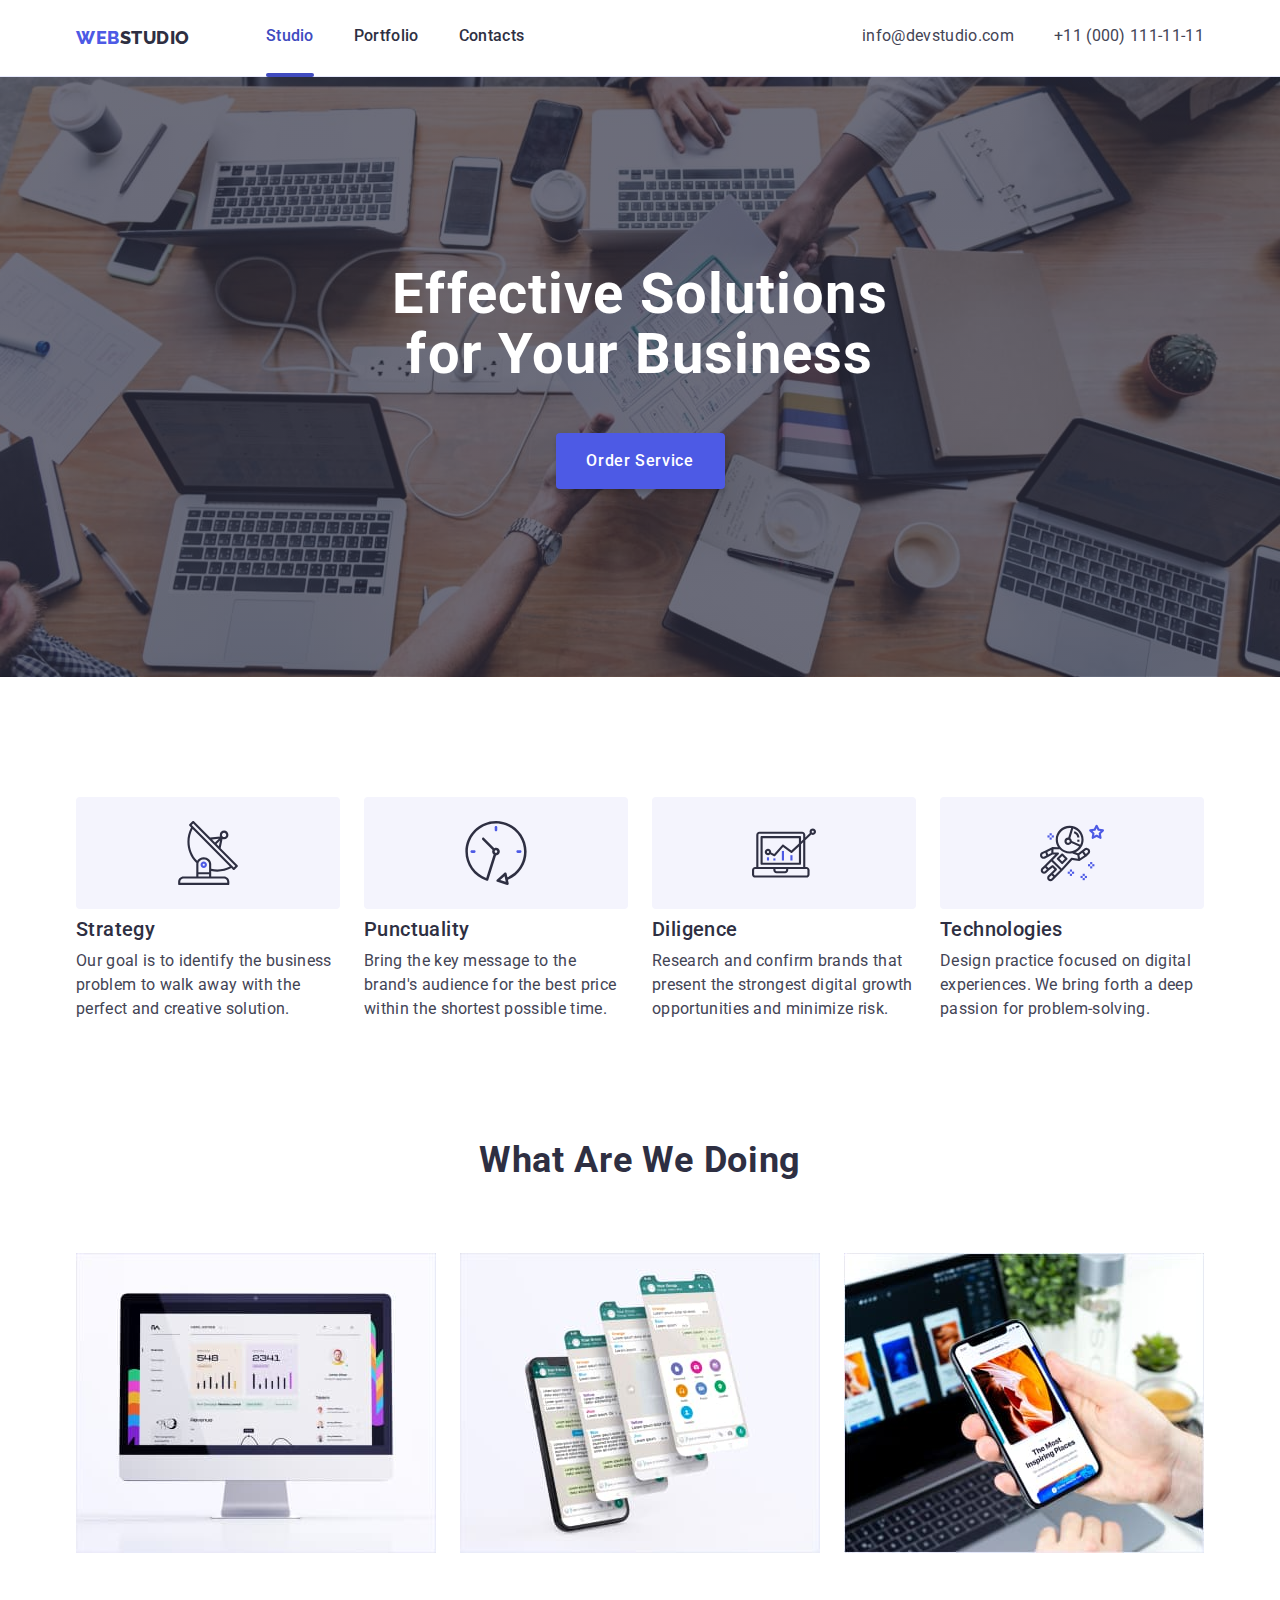
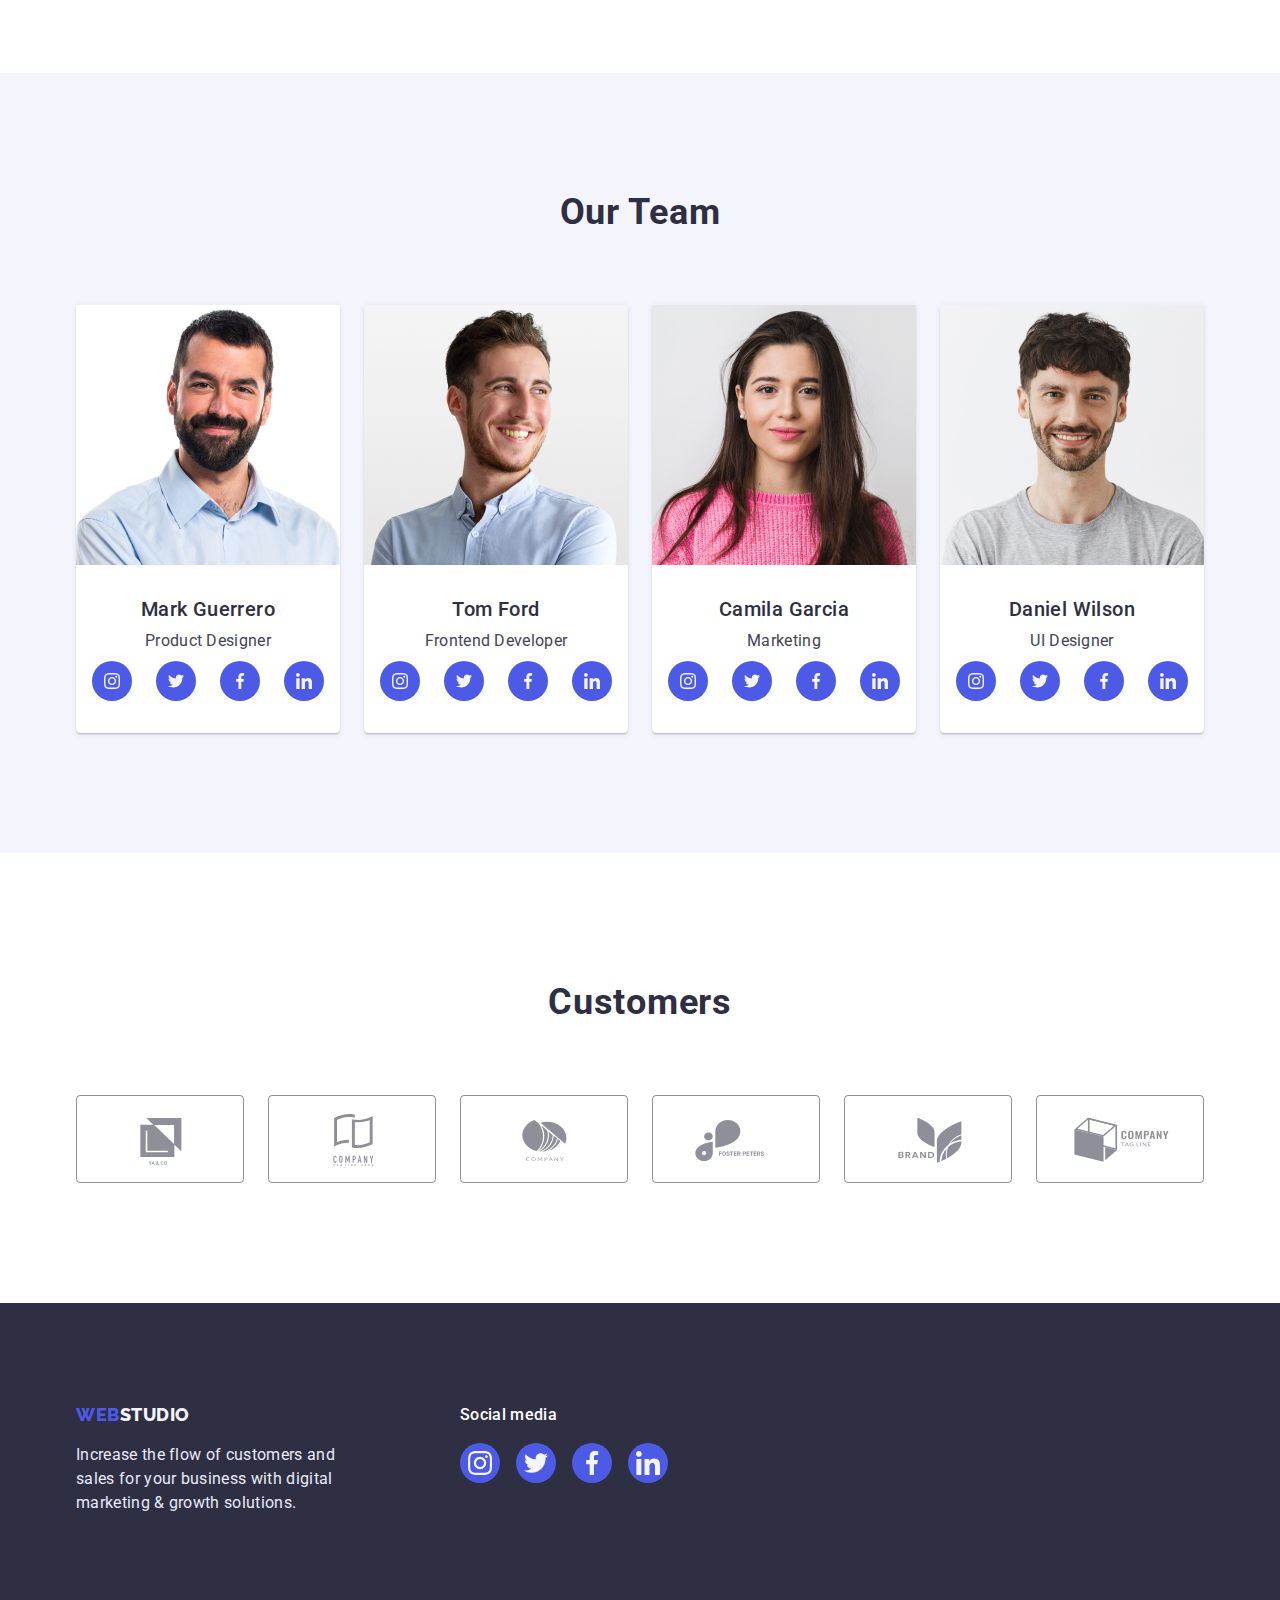
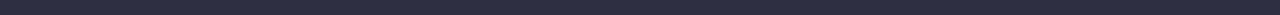
<file: index.html>
<!DOCTYPE html>
<html lang="en">
  <head>
    <meta charset="UTF-8" />
    <meta http-equiv="X-UA-Compatible" content="IE=edge" />
    <meta name="viewport" content="width=device-width, initial-scale=1.0" />
    <title>WebStudio</title>
    <link
      rel="stylesheet"
      href="https://cdn.jsdelivr.net/npm/modern-normalize@1.1.0/modern-normalize.min.css"
    />
    <link rel="preconnect" href="https://fonts.googleapis.com" />
    <link rel="preconnect" href="https://fonts.gstatic.com" crossorigin />
    <link
      href="https://fonts.googleapis.com/css2?family=Raleway:wght@800&family=Roboto:wght@400;500;700;900&display=swap"
      rel="stylesheet"
    />
    <link rel="stylesheet" href="./css/styles.css" />
  </head>
  <body>
    <!-- navigation -->
    <header class="page-header">
      <div class="conteiner header-conteiner">
        <nav class="navigation">
          <a class="logo link" href="./index.html">Web<span>Studio</span></a>

          <ul class="menu list">
            <li class="menu-item">
              <a class="menu-link link selected-page" href="./index.html"
                >Studio</a
              >
            </li>
            <li class="menu-item">
              <a class="menu-link link" href="./portfolio.html">Portfolio</a>
            </li>
            <li class="menu-item">
              <a class="menu-link link" href="">Contacts</a>
            </li>
          </ul>
        </nav>
        <address class="addres-nav">
          <ul class="contact-list list">
            <li class="contact-item">
              <a class="contact-info link" href="mailto:info@devstudio.com"
                >info@devstudio.com</a
              >
            </li>
            <li class="contact-item">
              <a class="contact-info link" href="tel:+110001111111"
                >+11 (000) 111-11-11</a
              >
            </li>
          </ul>
        </address>
      </div>
    </header>

    <main>
      <!-- Hero section -->

      <section class="hero">
        <div class="conteiner hero-bg">
          <h1 class="main-title">Effective Solutions for Your Business</h1>
          <button class="modal-btn" type="button" data-modal-open>
            Order Service
          </button>
        </div>
      </section>

      <!-- Section 1. What are we doing. Text -->
      <section class="strategy">
        <div class="conteiner">
          <!-- hidden comment -->
          <h2 hidden>What are we doing</h2>
          <ul class="strategy-list list">
            <li class="strategy-item">
              <div class="strategy-box">
                <svg class="strategy-icon" width="64px" height="64px">
                  <use href="./images/icons/sprite.svg#antenna"></use>
                </svg>
              </div>
              <h3 class="subtitle">Strategy</h3>
              <p class="description-text">
                Our goal is to identify the business problem to walk away with
                the perfect and creative solution.
              </p>
            </li>
            <li class="strategy-item">
              <div class="strategy-box">
                <svg class="strategy-icon" width="64px" height="64px">
                  <use href="./images/icons/sprite.svg#clock"></use>
                </svg>
              </div>
              <h3 class="subtitle">Punctuality</h3>
              <p class="description-text">
                Bring the key message to the brand's audience for the best price
                within the shortest possible time.
              </p>
            </li>
            <li class="strategy-item">
              <div class="strategy-box">
                <svg class="strategy-icon" width="64px" height="64px">
                  <use href="./images/icons/sprite.svg#diagram"></use>
                </svg>
              </div>
              <h3 class="subtitle">Diligence</h3>
              <p class="description-text">
                Research and confirm brands that present the strongest digital
                growth opportunities and minimize risk.
              </p>
            </li>
            <li class="strategy-item">
              <div class="strategy-box">
                <svg class="strategy-icon" width="64px" height="64px">
                  <use href="./images/icons/sprite.svg#astronaut"></use>
                </svg>
              </div>
              <h3 class="subtitle">Technologies</h3>
              <p class="description-text">
                Design practice focused on digital experiences. We bring forth a
                deep passion for problem-solving.
              </p>
            </li>
          </ul>
        </div>
      </section>

      <!-- Section 2. What are we doing. Image -->
      <section class="illustration">
        <div class="conteiner">
          <h2 class="section-title">What are we doing</h2>
          <ul class="illustration-list list">
            <li class="illustration-item">
              <img
                class="illustration-img"
                src="./images/main-page/section-2/img1.jpg"
                alt="tatistics"
                width="360"
                height="300"
              />
            </li>
            <li class="illustration-item">
              <img
                class="illustration-img"
                src="./images/main-page/section-2/img2.jpg"
                alt="communication"
                width="360"
                height="300"
              />
            </li>
            <li class="illustration-item">
              <img
                class="illustration-img"
                src="./images/main-page/section-2/img3.jpg"
                alt="search for information"
                width="360"
                height="300"
              />
            </li>
          </ul>
        </div>
      </section>

      <!-- Section 3. Team -->
      <section class="team">
        <div class="conteiner">
          <h2 class="section-title">Our Team</h2>
          <ul class="team-list list">
            <li class="team-item">
              <img
                class="team-img"
                src="./images/main-page/section-3/mark-guerrero.jpg"
                alt="photo"
                width="264"
                height="260"
              />
              <div class="team-text">
                <h3 class="subtitle">Mark Guerrero</h3>
                <p class="description-text">Product Designer</p>
                <ul class="social-list list">
                  <li class="social-item">
                    <a href="#" class="social-link">
                      <svg class="social-item-icon" width="16" height="16">
                        <use href="./images/icons/sprite.svg#instagram"></use>
                      </svg>
                    </a>
                  </li>
                  <li class="social-item">
                    <a href="#" class="social-link">
                      <svg class="social-item-icon" width="16" height="16">
                        <use href="./images/icons/sprite.svg#twitter"></use>
                      </svg>
                    </a>
                  </li>
                  <li class="social-item">
                    <a href="#" class="social-link">
                      <svg class="social-item-icon" width="16" height="16">
                        <use href="./images/icons/sprite.svg#facebook"></use>
                      </svg>
                    </a>
                  </li>
                  <li class="social-item">
                    <a href="#" class="social-link">
                      <svg class="social-item-icon" width="16" height="16">
                        <use href="./images/icons/sprite.svg#linkedin"></use>
                      </svg>
                    </a>
                  </li>
                </ul>
              </div>
            </li>

            <li class="team-item">
              <img
                class="team-img"
                src="./images/main-page/section-3/tom-ford.jpg"
                alt="photo"
                width="264"
                height="260"
              />
              <div class="team-text">
                <h3 class="subtitle">Tom Ford</h3>
                <p class="description-text">Frontend Developer</p>
                <ul class="social-list list">
                  <li class="social-item">
                    <a href="#" class="social-link">
                      <svg class="social-item-icon" width="16" height="16">
                        <use href="./images/icons/sprite.svg#instagram"></use>
                      </svg>
                    </a>
                  </li>
                  <li class="social-item">
                    <a href="#" class="social-link">
                      <svg class="social-item-icon" width="16" height="16">
                        <use href="./images/icons/sprite.svg#twitter"></use>
                      </svg>
                    </a>
                  </li>
                  <li class="social-item">
                    <a href="#" class="social-link">
                      <svg class="social-item-icon" width="16" height="16">
                        <use href="./images/icons/sprite.svg#facebook"></use>
                      </svg>
                    </a>
                  </li>
                  <li class="social-item">
                    <a href="#" class="social-link">
                      <svg class="social-item-icon" width="16" height="16">
                        <use href="./images/icons/sprite.svg#linkedin"></use>
                      </svg>
                    </a>
                  </li>
                </ul>
              </div>
            </li>

            <li class="team-item">
              <img
                class="team-img"
                src="./images/main-page/section-3/camila-garcia.jpg"
                alt="photo"
                width="264"
                height="260"
              />
              <div class="team-text">
                <h3 class="subtitle">Camila Garcia</h3>
                <p class="description-text">Marketing</p>
                <ul class="social-list list">
                  <li class="social-item">
                    <a href="#" class="social-link">
                      <svg class="social-item-icon" width="16" height="16">
                        <use href="./images/icons/sprite.svg#instagram"></use>
                      </svg>
                    </a>
                  </li>
                  <li class="social-item">
                    <a href="#" class="social-link">
                      <svg class="social-item-icon" width="16" height="16">
                        <use href="./images/icons/sprite.svg#twitter"></use>
                      </svg>
                    </a>
                  </li>
                  <li class="social-item">
                    <a href="#" class="social-link">
                      <svg class="social-item-icon" width="16" height="16">
                        <use href="./images/icons/sprite.svg#facebook"></use>
                      </svg>
                    </a>
                  </li>
                  <li class="social-item">
                    <a href="#" class="social-link">
                      <svg class="social-item-icon" width="16" height="16">
                        <use href="./images/icons/sprite.svg#linkedin"></use>
                      </svg>
                    </a>
                  </li>
                </ul>
              </div>
            </li>

            <li class="team-item">
              <img
                class="team-img"
                src="./images/main-page/section-3/daniel-wilson.jpg"
                alt="photo"
                width="264"
                height="260"
              />
              <div class="team-text">
                <h3 class="subtitle">Daniel Wilson</h3>
                <p class="description-text">UI Designer</p>
                <ul class="social-list list">
                  <li class="social-item">
                    <a href="#" class="social-link">
                      <svg class="social-item-icon" width="16" height="16">
                        <use href="./images/icons/sprite.svg#instagram"></use>
                      </svg>
                    </a>
                  </li>
                  <li class="social-item">
                    <a href="#" class="social-link">
                      <svg class="social-item-icon" width="16" height="16">
                        <use href="./images/icons/sprite.svg#twitter"></use>
                      </svg>
                    </a>
                  </li>
                  <li class="social-item">
                    <a href="#" class="social-link">
                      <svg class="social-item-icon" width="16" height="16">
                        <use href="./images/icons/sprite.svg#facebook"></use>
                      </svg>
                    </a>
                  </li>
                  <li class="social-item">
                    <a href="#" class="social-link">
                      <svg class="social-item-icon" width="16" height="16">
                        <use href="./images/icons/sprite.svg#linkedin"></use>
                      </svg>
                    </a>
                  </li>
                </ul>
              </div>
            </li>
          </ul>
        </div>
      </section>
      <!-- Customers -->
      <section class="customers">
        <div class="conteiner">
          <h2 class="section-title">Customers</h2>
          <ul class="customers-list list">
            <li class="customers-item">
              <a href="#" class="customers-link link"
                ><svg class="customers-link-icon" width="104" height="56">
                  <use href="./images/icons/sprite.svg#logo"></use>
                </svg>
              </a>
            </li>
            <li class="customers-item">
              <a href="#" class="customers-link link"
                ><svg class="customers-link-icon" width="104" height="56">
                  <use href="./images/icons/sprite.svg#logo-1"></use>
                </svg>
              </a>
            </li>
            <li class="customers-item">
              <a href="#" class="customers-link link"
                ><svg class="customers-link-icon" width="104" height="56">
                  <use href="./images/icons/sprite.svg#logo-2"></use>
                </svg>
              </a>
            </li>
            <li class="customers-item">
              <a href="#" class="customers-link link"
                ><svg class="customers-link-icon" width="104" height="56">
                  <use href="./images/icons/sprite.svg#logo-3"></use>
                </svg>
              </a>
            </li>
            <li class="customers-item">
              <a href="#" class="customers-link link"
                ><svg class="customers-link-icon" width="104" height="56">
                  <use href="./images/icons/sprite.svg#logo-4"></use>
                </svg>
              </a>
            </li>
            <li class="customers-item">
              <a href="#" class="customers-link link"
                ><svg class="customers-link-icon" width="104" height="56">
                  <use href="./images/icons/sprite.svg#logo-5"></use>
                </svg>
              </a>
            </li>
          </ul>
        </div>
      </section>
    </main>

    <!-- Footer -->
    <footer class="footer">
      <div class="conteiner">
        <div class="footer-logo-wrap">
          <a class="logo link" href="./index.html"
            >Web<span class="logo-footer">Studio</span></a
          >
          <p class="footer-text">
            Increase the flow of customers and sales for your business with
            digital marketing & growth solutions.
          </p>
        </div>
        <div class="footer-social-wrap">
          <h4 class="title-h4">Social media</h4>
          <ul class="social-list list">
            <li class="social-item">
              <a href="#" class="social-link">
                <svg class="social-item-icon" width="24" height="24">
                  <use href="./images/icons/sprite.svg#instagram"></use>
                </svg>
              </a>
            </li>
            <li class="social-item">
              <a href="#" class="social-link">
                <svg class="social-item-icon" width="24" height="24">
                  <use href="./images/icons/sprite.svg#twitter"></use>
                </svg>
              </a>
            </li>
            <li class="social-item">
              <a href="#" class="social-link">
                <svg class="social-item-icon" width="24" height="24">
                  <use href="./images/icons/sprite.svg#facebook"></use>
                </svg>
              </a>
            </li>
            <li class="social-item">
              <a href="#" class="social-link">
                <svg class="social-item-icon" width="24" height="24">
                  <use href="./images/icons/sprite.svg#linkedin"></use>
                </svg>
              </a>
            </li>
          </ul>
        </div>
      </div>
    </footer>
    <div class="backdrop is-hidden" data-modal>
      <div class="modal">
        <button type="button" class="madal-close-btn" data-modal-close>
          <svg class="modal-close-btn-icon" width="8" height="8">
            <use href="./images/icons/sprite.svg#close-modal"></use>
          </svg>
        </button>
      </div>
    </div>
    <script src="./js/modal.js"></script>
  </body>
</html>
</file>
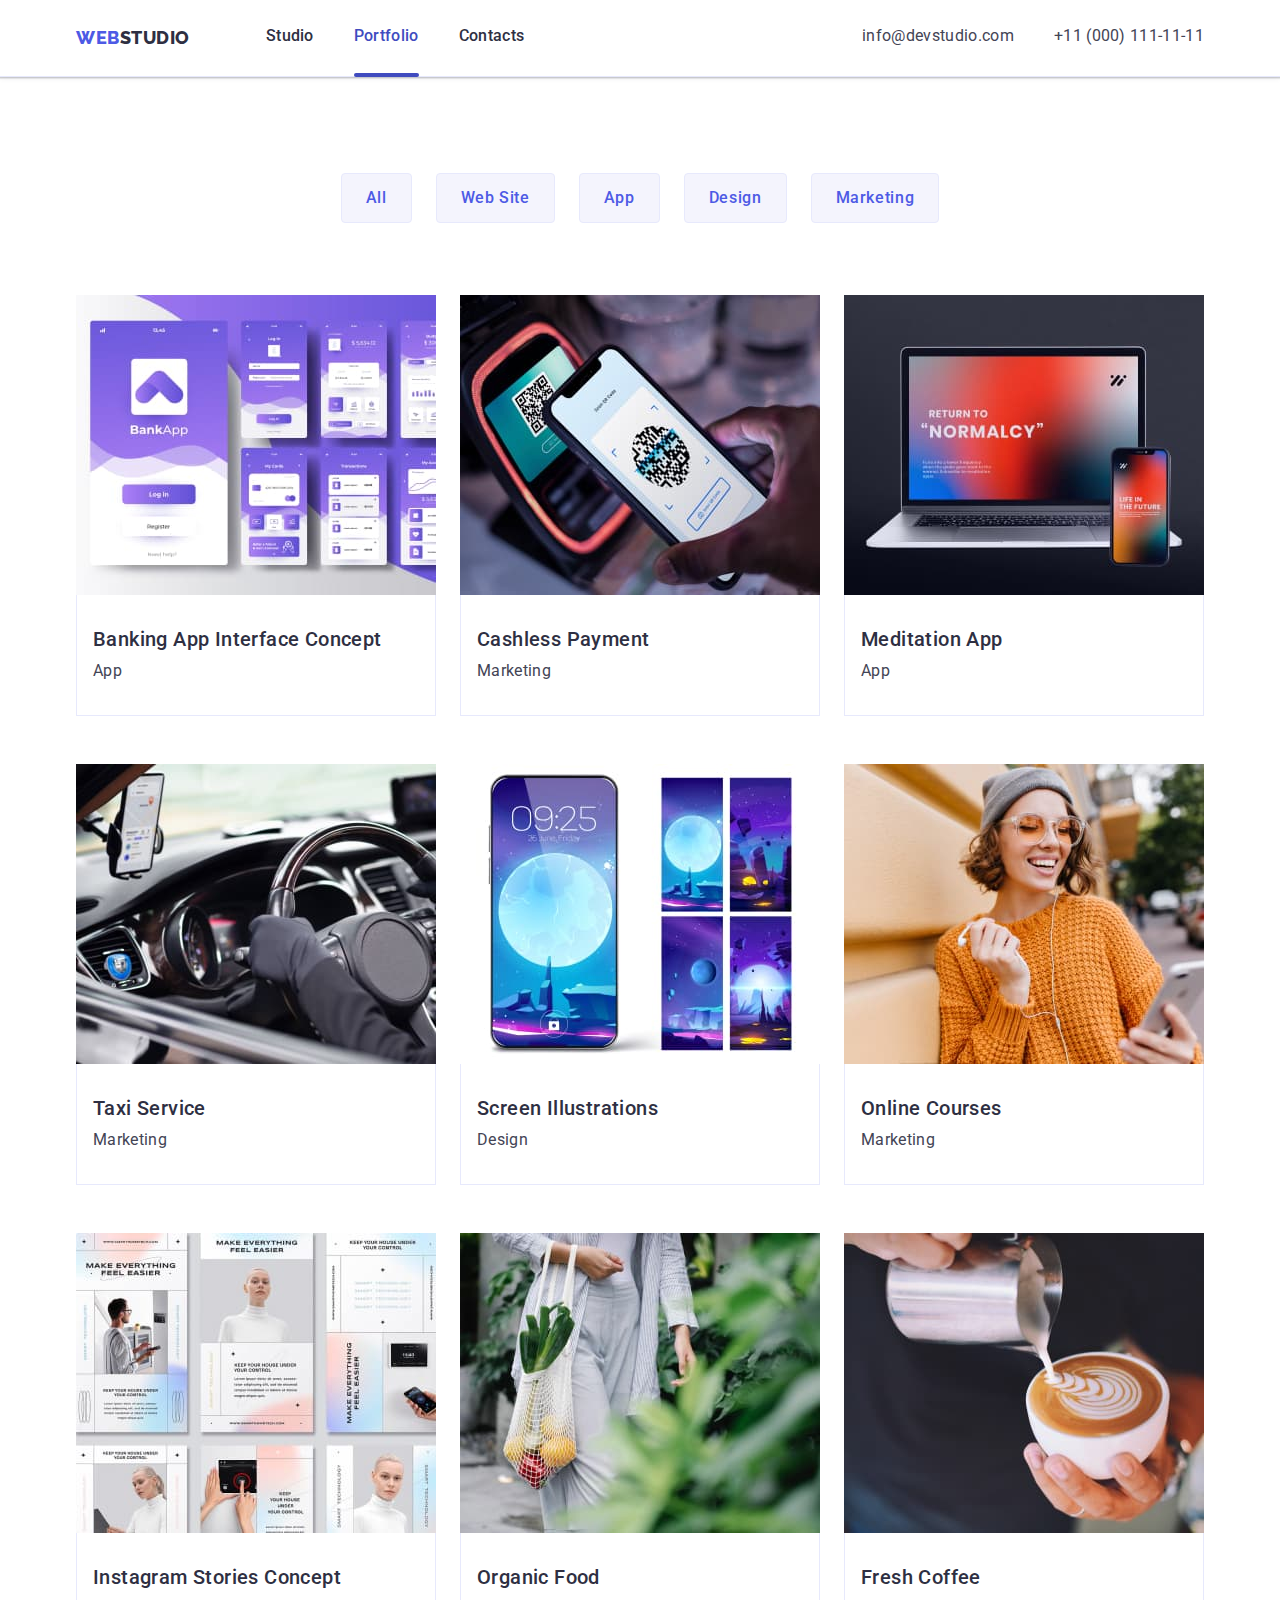
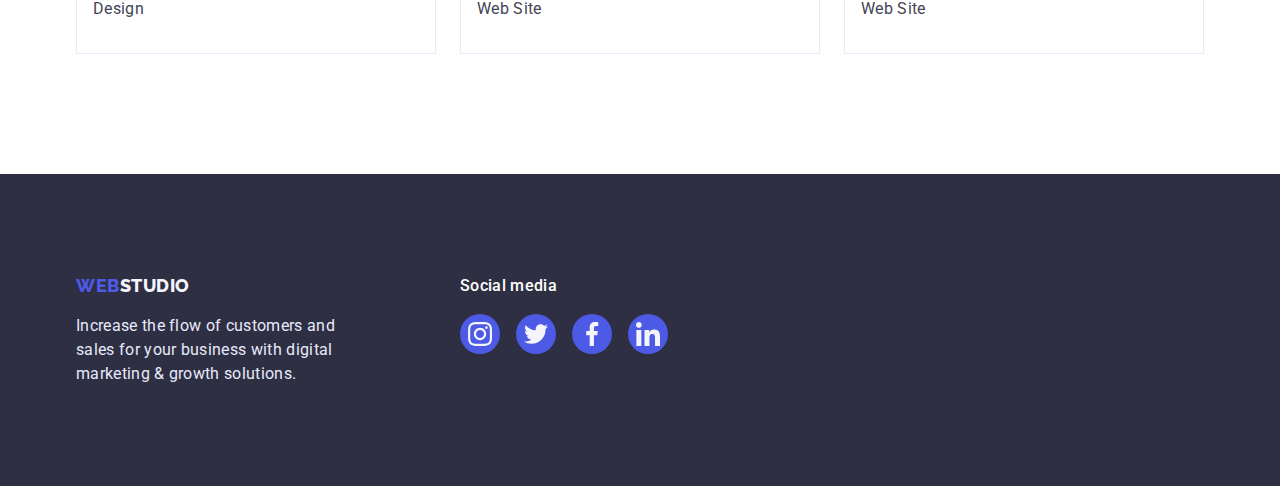
<file: portfolio.html>
<!DOCTYPE html>
<html lang="en">
  <head>
    <meta charset="UTF-8" />
    <meta http-equiv="X-UA-Compatible" content="IE=edge" />
    <meta name="viewport" content="width=device-width, initial-scale=1.0" />
    <title>WebStudio</title>
    <link
      rel="stylesheet"
      href="https://cdn.jsdelivr.net/npm/modern-normalize@1.1.0/modern-normalize.min.css"
    />
    <link rel="preconnect" href="https://fonts.googleapis.com" />
    <link rel="preconnect" href="https://fonts.gstatic.com" crossorigin />
    <link
      href="https://fonts.googleapis.com/css2?family=Raleway:wght@800&family=Roboto:wght@400;500;700;900&display=swap"
      rel="stylesheet"
    />
    <link rel="stylesheet" href="./css/styles.css" />
  </head>
  <body>
    <!-- navigation -->
    <header class="page-header">
      <div class="conteiner header-conteiner">
        <nav class="navigation">
          <a class="logo link" href="./index.html">Web<span>Studio</span></a>

          <ul class="menu list">
            <li class="menu-item">
              <a class="menu-link link" href="./index.html">Studio</a>
            </li>
            <li class="menu-item">
              <a class="menu-link link selected-page" href="./portfolio.html"
                >Portfolio</a
              >
            </li>
            <li class="menu-item">
              <a class="menu-link link" href="">Contacts</a>
            </li>
          </ul>
        </nav>
        <address class="addres-nav">
          <ul class="contact-list list">
            <li class="contact-item">
              <a class="contact-info link" href="mailto:info@devstudio.com"
                >info@devstudio.com</a
              >
            </li>
            <li class="contact-item">
              <a class="contact-info link" href="tel:+110001111111"
                >+11 (000) 111-11-11</a
              >
            </li>
          </ul>
        </address>
      </div>
    </header>

    <!-- main content -->
    <main>
      <section class="examples">
        <div class="conteiner">
          <!-- Hidden comment -->
          <h1 hidden>Work examples</h1>
          <!-- Filter BTN -->
          <ul class="filter-list list">
            <li class="filter-item">
              <button class="filter-btn" type="button">All</button>
            </li>
            <li class="filter-item">
              <button class="filter-btn" type="button">Web Site</button>
            </li>
            <li class="filter-item">
              <button class="filter-btn" type="button">App</button>
            </li>
            <li class="filter-item">
              <button class="filter-btn" type="button">Design</button>
            </li>
            <li class="filter-item">
              <button class="filter-btn" type="button">Marketing</button>
            </li>
          </ul>
          <!-- projects -->
          <ul class="projects-list list">
            <li class="projects-item">
              <a class="projects-link link" href="">
                <div class="projects-thumb">
                  <img
                    class="projects-img"
                    src="./images/portfolio/banking-app.jpg"
                    alt="Banking App Interface Concept"
                    width="360"
                    height="300"
                  />

                  <p class="overlay">
                    14 Stylish and User-Friendly App Design Concepts · Task
                    Manager App · Calorie Tracker App · Exotic Fruit Ecommerce
                    App · Cloud Storage App
                  </p>
                </div>
                <div class="projects-text">
                  <h2 class="subtitle">Banking App Interface Concept</h2>
                  <p class="description-text">App</p>
                </div>
              </a>
            </li>
            <li class="projects-item">
              <a class="projects-link link" href="">
                <div class="projects-thumb">
                  <img
                    class="projects-img"
                    src="./images/portfolio/cashless-payment.jpg"
                    alt="Cashless Payment"
                    width="360"
                    height="300"
                  />
                  <p class="overlay">
                    14 Stylish and User-Friendly App Design Concepts · Task
                    Manager App · Calorie Tracker App · Exotic Fruit Ecommerce
                    App · Cloud Storage App
                  </p>
                </div>
                <div class="projects-text">
                  <h2 class="subtitle">Cashless Payment</h2>
                  <p class="description-text">Marketing</p>
                </div>
              </a>
            </li>
            <li class="projects-item">
              <a class="projects-link link" href="">
                <div class="projects-thumb">
                  <img
                    class="projects-img"
                    src="./images/portfolio/meditaion-app.jpg"
                    alt="Meditaion App"
                    width="360"
                    height="300"
                  />
                  <p class="overlay">
                    14 Stylish and User-Friendly App Design Concepts · Task
                    Manager App · Calorie Tracker App · Exotic Fruit Ecommerce
                    App · Cloud Storage App
                  </p>
                </div>
                <div class="projects-text">
                  <h2 class="subtitle">Meditation App</h2>
                  <p class="description-text">App</p>
                </div>
              </a>
            </li>
            <li class="projects-item">
              <a class="projects-link link" href="">
                <div class="projects-thumb">
                  <img
                    class="projects-img"
                    src="./images/portfolio/taxi-service.jpg"
                    alt="Taxi Service"
                    width="360"
                    height="300"
                  />
                  <p class="overlay">
                    14 Stylish and User-Friendly App Design Concepts · Task
                    Manager App · Calorie Tracker App · Exotic Fruit Ecommerce
                    App · Cloud Storage App
                  </p>
                </div>
                <div class="projects-text">
                  <h2 class="subtitle">Taxi Service</h2>
                  <p class="description-text">Marketing</p>
                </div>
              </a>
            </li>
            <li class="projects-item">
              <a class="projects-link link" href="">
                <div class="projects-thumb">
                  <img
                    class="projects-img"
                    src="./images/portfolio/screen-illustrations.jpg"
                    alt="Screen Illustrations"
                    width="360"
                    height="300"
                  />
                  <p class="overlay">
                    14 Stylish and User-Friendly App Design Concepts · Task
                    Manager App · Calorie Tracker App · Exotic Fruit Ecommerce
                    App · Cloud Storage App
                  </p>
                </div>
                <div class="projects-text">
                  <h2 class="subtitle">Screen Illustrations</h2>
                  <p class="description-text">Design</p>
                </div>
              </a>
            </li>
            <li class="projects-item">
              <a class="projects-link link" href="">
                <div class="projects-thumb">
                  <img
                    class="projects-img"
                    src="./images/portfolio/online-courses.jpg"
                    alt="Online Courses"
                    width="360"
                    height="300"
                  />
                  <p class="overlay">
                    14 Stylish and User-Friendly App Design Concepts · Task
                    Manager App · Calorie Tracker App · Exotic Fruit Ecommerce
                    App · Cloud Storage App
                  </p>
                </div>
                <div class="projects-text">
                  <h2 class="subtitle">Online Courses</h2>
                  <p class="description-text">Marketing</p>
                </div>
              </a>
            </li>
            <li class="projects-item">
              <a class="projects-link link" href="">
                <div class="projects-thumb">
                  <img
                    class="projects-img"
                    src="./images/portfolio/instagrams-stories-concept.jpg"
                    alt="Instagram Stories Concept"
                    width="360"
                    height="300"
                  />
                  <p class="overlay">
                    14 Stylish and User-Friendly App Design Concepts · Task
                    Manager App · Calorie Tracker App · Exotic Fruit Ecommerce
                    App · Cloud Storage App
                  </p>
                </div>
                <div class="projects-text">
                  <h2 class="subtitle">Instagram Stories Concept</h2>
                  <p class="description-text">Design</p>
                </div>
              </a>
            </li>
            <li class="projects-item">
              <a class="projects-link link" href="">
                <div class="projects-thumb">
                  <img
                    class="projects-img"
                    src="./images/portfolio/organic-food.jpg"
                    alt="Organic Food"
                    width="360"
                    height="300"
                  />
                  <p class="overlay">
                    14 Stylish and User-Friendly App Design Concepts · Task
                    Manager App · Calorie Tracker App · Exotic Fruit Ecommerce
                    App · Cloud Storage App
                  </p>
                </div>
                <div class="projects-text">
                  <h2 class="subtitle">Organic Food</h2>
                  <p class="description-text">Web Site</p>
                </div>
              </a>
            </li>
            <li class="projects-item">
              <a class="projects-link link" href="">
                <div class="projects-thumb">
                  <img
                    class="projects-img"
                    src="./images/portfolio/fresh-coffee.jpg"
                    alt="Fresh Coffee"
                    width="360"
                    height="300"
                  />
                  <p class="overlay">
                    14 Stylish and User-Friendly App Design Concepts · Task
                    Manager App · Calorie Tracker App · Exotic Fruit Ecommerce
                    App · Cloud Storage App
                  </p>
                </div>

                <div class="projects-text">
                  <h2 class="subtitle">Fresh Coffee</h2>
                  <p class="description-text">Web Site</p>
                </div>
              </a>
            </li>
          </ul>
        </div>
      </section>
    </main>

    <!-- Footer -->
    <footer class="footer">
      <div class="conteiner">
        <div class="footer-logo-wrap">
          <a class="logo link" href="./index.html"
            >Web<span class="logo-footer">Studio</span></a
          >
          <p class="footer-text">
            Increase the flow of customers and sales for your business with
            digital marketing & growth solutions.
          </p>
        </div>
        <div class="footer-social-wrap">
          <h4 class="title-h4">Social media</h4>
          <ul class="social-list list">
            <li class="social-item">
              <a href="#" class="social-link">
                <svg class="social-item-icon" width="24" height="24">
                  <use href="./images/icons/sprite.svg#instagram"></use>
                </svg>
              </a>
            </li>
            <li class="social-item">
              <a href="#" class="social-link">
                <svg class="social-item-icon" width="24" height="24">
                  <use href="./images/icons/sprite.svg#twitter"></use>
                </svg>
              </a>
            </li>
            <li class="social-item">
              <a href="#" class="social-link">
                <svg class="social-item-icon" width="24" height="24">
                  <use href="./images/icons/sprite.svg#facebook"></use>
                </svg>
              </a>
            </li>
            <li class="social-item">
              <a href="#" class="social-link">
                <svg class="social-item-icon" width="24" height="24">
                  <use href="./images/icons/sprite.svg#linkedin"></use>
                </svg>
              </a>
            </li>
          </ul>
        </div>
      </div>
    </footer>
  </body>
</html>
</file>
<file: css/styles.css>
:root {
  --body-text: #434455;
  --title-text: #2e2f42;
  --brand-color: #4d5ae5;
  --focus-color: #404bbf;
  --white: #ffffff;
  --background: #f4f4fd;
  --footer-text: #e7e9fc;
  --duration: 250ms cubic-bezier(0.4, 0, 0.2, 1);
}

h1,
h2,
h3,
h4,
p {
  margin-top: 0;
  margin-bottom: 0;
}
ul {
  margin-top: 0;
  margin-bottom: 0;
  margin-left: 0;
}
img {
  display: block;
}
address {
  font-style: normal;
}
button {
  cursor: pointer;
}

.list {
  list-style: none;
  padding: 0;
  margin: 0;
}
.link {
  text-decoration: none;
}
body {
  font-family: 'Roboto', sans-serif;
  font-weight: 500;
  color: var(--body-text);
  letter-spacing: 0.02em;
  background-color: var(--white);
}

/* ========== COMPONENTS ========== */
.logo {
  font-family: 'Raleway', sans-serif;
  font-weight: 800;
  font-size: 18px;
  line-height: 1.33;
  display: flex;
  align-items: center;
  letter-spacing: 0.03em;
  text-transform: uppercase;
  color: var(--brand-color);
  margin-right: 76px;
}
.logo > span {
  color: var(--title-text);
}
.footer span {
  color: var(--background);
}
.section-title {
  font-size: 36px;
  line-height: 1.11;
  text-align: center;
  text-transform: capitalize;
  letter-spacing: 0.02em;
  color: var(--title-text);
}
.subtitle {
  font-weight: inherit;
  font-size: 20px;
  line-height: 1.2;
  letter-spacing: 0.02em;
  color: var(--title-text);
}
.description-text {
  font-weight: 400;
  font-size: 16px;
  line-height: 1.5;
  color: var(--body-text);
}

.conteiner {
  width: 1158px;
  padding-left: 15px;
  padding-right: 15px;
  margin: 0 auto;
}
.illustration .section-title,
.team .section-title,
.customers .section-title {
  margin-bottom: 72px;
}

.team-text > .subtitle,
.projects-text > .subtitle,
.strategy-item > .subtitle {
  margin-bottom: 8px;
}

/* ========== /COMPONENTS ========== */
/* ========== NAVIGATION ========== */
.page-header {
  padding-top: 24px;
  padding-bottom: 24px;
  border-bottom: 1px solid var(--footer-text);
  box-shadow: 0px 2px 1px rgba(46, 47, 66, 0.08),
    0px 1px 1px rgba(46, 47, 66, 0.16), 0px 1px 6px rgba(46, 47, 66, 0.08);
}
.navigation {
  display: flex;
  align-items: center;
  margin-right: auto;
}

.menu-link {
  transition: color var(--duration);
  font-size: 16px;
  line-height: 1.5;
  color: var(--title-text);
}
.menu-link:hover,
.menu-link:focus {
  color: var(--focus-color);
}
.selected-page {
  color: var(--focus-color);
}
.selected-page::after {
  content: ' ';
  height: 4px;
  background: #404bbf;
  border-radius: 2px;
  display: block;
  position: relative;
  top: 25px;
}

.menu {
  display: flex;
  gap: 40px;
}
.contact-list {
  display: flex;
  gap: 40px;
}
.contact-info {
  transition: color var(--duration);
  font-weight: 400;
  font-size: 16px;
  line-height: 1.5;

  color: var(--body-text);
}
.contact-info:hover,
.contact-info:focus {
  color: var(--focus-color);
}
.header-conteiner {
  display: flex;
}

/* ========== /NAVIGATION ========== */
/* ========== Hero section ========== */
.hero {
  background-color: var(--title-text);
  max-width: 1440px;
  margin: 0 auto;

  background-image: linear-gradient(
      rgba(46, 47, 66, 0.7),
      rgba(46, 47, 66, 0.7)
    ),
    url(../images/hero/bg-hero.jpg);
  background-repeat: no-repeat;
  background-position: center;
  background-size: cover;
  padding-top: 188px;
  padding-bottom: 188px;
}

.main-title {
  font-weight: 700;
  font-size: 56px;
  line-height: 1.07;
  text-align: center;
  letter-spacing: 0.02em;
  color: var(--white);

  max-width: 496px;
  margin: 0 auto;
  margin-bottom: 48px;
}
.modal-btn {
  transition: background-color var(--duration);
  border-radius: 4px;
  border: 0;
  min-width: 169px;
  height: 56px;
  margin: 0 auto;
  font-family: 'Roboto', sans-serif;
  font-weight: inherit;
  font-size: 16px;
  line-height: 1.5;
  text-align: center;
  display: block;
  align-items: center;
  letter-spacing: 0.04em;
  color: var(--white);
  background: var(--brand-color);
  box-shadow: 0px 4px 4px rgba(0, 0, 0, 0.15);
}
.modal-btn:hover,
.modal-btn:focus {
  background-color: var(--focus-color);
}

/* ========== /Hero section ========== */
/* ========== Section 1. What are we doing. Text ========== */
.strategy {
  padding-top: 120px;
  padding-bottom: 120px;
}
.strategy-list,
.illustration-list,
.team-list {
  display: flex;
  gap: 24px;
}
.strategy-icon {
}
.strategy-box {
  display: flex;
  justify-content: center;
  align-items: center;
  width: 264px;
  height: 112px;
  background: #f4f4fd;
  border-radius: 4px;
  margin-bottom: 8px;
}

/* ========== /Section 1. What are we doing. Text ========== */
/* ========== Section 2. What are we doing. Image ========== */
.illustration {
  padding-bottom: 120px;
}

/* ========== /Section 2. What are we doing. Image ========== */
/* ========== Section 3. Team ========== */
.team {
  padding-top: 120px;
  padding-bottom: 120px;
  background-color: var(--background);
}
.team-item {
  width: calc((100% - 72px) / 4);
  background: var(--white);
  box-shadow: 0px 1px 6px rgba(46, 47, 66, 0.08),
    0px 1px 1px rgba(46, 47, 66, 0.16), 0px 2px 1px rgba(46, 47, 66, 0.08);
  border-radius: 0px 0px 4px 4px;
}
.team-text {
  padding: 32px 16px;
  text-align: center;
}
.team-text > .description-text {
  margin-bottom: 8px;
}
.social-list {
  display: flex;
  justify-content: center;
  gap: 24px;
}
.social-item {
  display: flex;
  width: 40px;
  height: 40px;
}
.social-link {
  display: flex;
  transition: background-color var(--duration);
  justify-content: center;
  align-items: center;
  width: 100%;
  height: 100%;
  border-radius: 50%;
  background-color: var(--brand-color);
}
.social-link:hover,
.social-link:focus {
  background-color: var(--focus-color);
}

/* ========== /Section 3. Team ========== */

/* ========== Section 4. Customers ========== */
.customers {
  padding-top: 130px;
  padding-bottom: 120px;
}
.customers-list {
  display: flex;
  justify-content: center;
  gap: 24px;
}
.customers-item {
  display: flex;
  width: 168px;
  height: 88px;
}
.customers-link {
  transition: color var(--duration), border-color var(--duration);
  display: flex;
  justify-content: center;
  align-items: center;
  width: 100%;
  height: 100%;
  border: 1px solid #8e8f99;
  border-radius: 4px;
  color: #8e8f99;
}
.customers-link-icon {
  fill: currentColor;
}
.customers-link:hover,
.customers-link:focus {
  color: var(--focus-color);
  border-color: var(--brand-color);
}
/* ========== /Section 4. Customers ========== */

/* ========== Footer ========== */
.footer {
  padding-top: 100px;
  padding-bottom: 100px;
  background: var(--title-text);
}
.footer .conteiner {
  display: flex;
}
.footer-logo-wrap {
  margin-right: 120px;
}
.footer-text {
  max-width: 264px;
  font-weight: 400;
  font-size: 16px;
  line-height: 1.5;
  color: var(--footer-text);
}
.footer .logo {
  margin-bottom: 16px;
}
.title-h4 {
  font-weight: inherit;
  font-size: 16px;
  line-height: 1.5;
  color: var(--white);
  margin-bottom: 16px;
}
.footer-social-wrap .social-list {
  gap: 16px;
}

.footer-social-wrap {
  transition: background-color var(--duration);
}

.footer-social-wrap .social-link:hover,
.footer-social-wrap .social-link:focus {
  background-color: #31d0aa;
}

/* ========== /Footer ========== */

/* --------------------------------------------- portfolio */
.filter-btn {
  transition: color var(--duration), background-color var(--duration),
    border var(--duration), box-shadow var(--duration);
  font-family: 'Roboto', sans-serif;
  font-weight: inherit;
  font-size: 16px;
  line-height: 1.5;
  display: flex;
  align-items: center;
  text-align: center;
  letter-spacing: 0.04em;
  color: var(--brand-color);
  background: var(--background);
  border: 1px solid #e7e9fc;
  border-radius: 4px;
  padding: 12px 24px;
}
.filter-btn:hover,
.filter-btn:focus {
  color: var(--white);
  background-color: var(--focus-color);
  border: var(--focus-color);
  box-shadow: 0px 3px 1px rgba(0, 0, 0, 0.1), 0px 2px 1px rgba(0, 0, 0, 0.08),
    0px 2px 2px rgba(0, 0, 0, 0.12);
}

.examples {
  padding-top: 96px;
  padding-bottom: 120px;
}

.filter-list {
  display: flex;
  gap: 24px;
  justify-content: center;
  margin-bottom: 72px;
}

.projects-list {
  display: flex;
  flex-wrap: wrap;
  row-gap: 48px;
  column-gap: 24px;
}

.projects-item {
  width: calc((100% - 48px) / 3);
  transition: box-shadow var(--duration), border var(--duration);
}
.projects-item:hover,
.projects-item:focus {
  box-shadow: 0px 1px 6px rgba(46, 47, 66, 0.08),
    0px 1px 1px rgba(46, 47, 66, 0.16), 0px 2px 1px rgba(46, 47, 66, 0.08);
  border: var(--background);
}
.projects-link {
  display: block;
}
.projects-thumb {
  position: relative;
  overflow: hidden;
}

.projects-text {
  padding-top: 32px;
  padding-bottom: 32px;
  padding-left: 16px;
  border-right: 1px solid var(--footer-text);
  border-bottom: 1px solid var(--footer-text);
  border-left: 1px solid var(--footer-text);
}

.overlay {
  position: absolute;
  top: 0;
  left: 0;
  width: 100%;
  height: 100%;
  transform: translate(0, 100%);
  transition: transform var(--duration);
  font-weight: 400;
  font-size: 16px;
  line-height: 1.5;
  color: var(--background);
  padding-top: 40px;
  padding-left: 32px;
  padding-bottom: 164px;
  padding-right: 32px;
  background-color: var(--brand-color);
}
.projects-link:hover .overlay,
.projects-link:focus .overlay {
  transform: translate(0, 0);
}
/* ---------------------MODAL WINDOW */

.backdrop {
  position: fixed;
  top: 0;
  left: 0;
  z-index: 100;
  width: 100%;
  height: 100%;
  background-color: rgba(46, 47, 66, 0.4);
  transition: opacity var(--duration), visibility var(--duration);
}
.backdrop.is-hidden {
  opacity: 0;
  visibility: hidden;
  pointer-events: none;
}

.modal {
  position: absolute;
  top: 50%;
  left: 50%;
  transform: translate(-50%, -50%);
  width: 408px;
  height: 576px;
  background-color: #fcfcfc;
  box-shadow: 0px 1px 1px rgba(0, 0, 0, 0.14), 0px 1px 3px rgba(0, 0, 0, 0.12),
    0px 2px 1px rgba(0, 0, 0, 0.2);
  border-radius: 4px;
}
.madal-close-btn {
  position: absolute;
  top: 24px;
  right: 24px;
  display: flex;
  justify-content: center;
  align-items: center;
  width: 24px;
  height: 24px;
  padding: 0;
  background: var(--footer-text);
  border: 1px solid rgba(0, 0, 0, 0.1);
  border-radius: 50%;
  transition: background-color var(--duration);
}
.madal-close-btn:hover,
.madal-close-btn:focus {
  background-color: var(--focus-color);
  border: var(--focus-color);
}
.modal-close-btn-icon {
  transition: fill var(--duration);
}

.madal-close-btn:hover .modal-close-btn-icon,
.madal-close-btn:focus .modal-close-btn-icon {
  fill: var(--white);
}
/* ---------------------/MODAL WINDOW */
</file>
